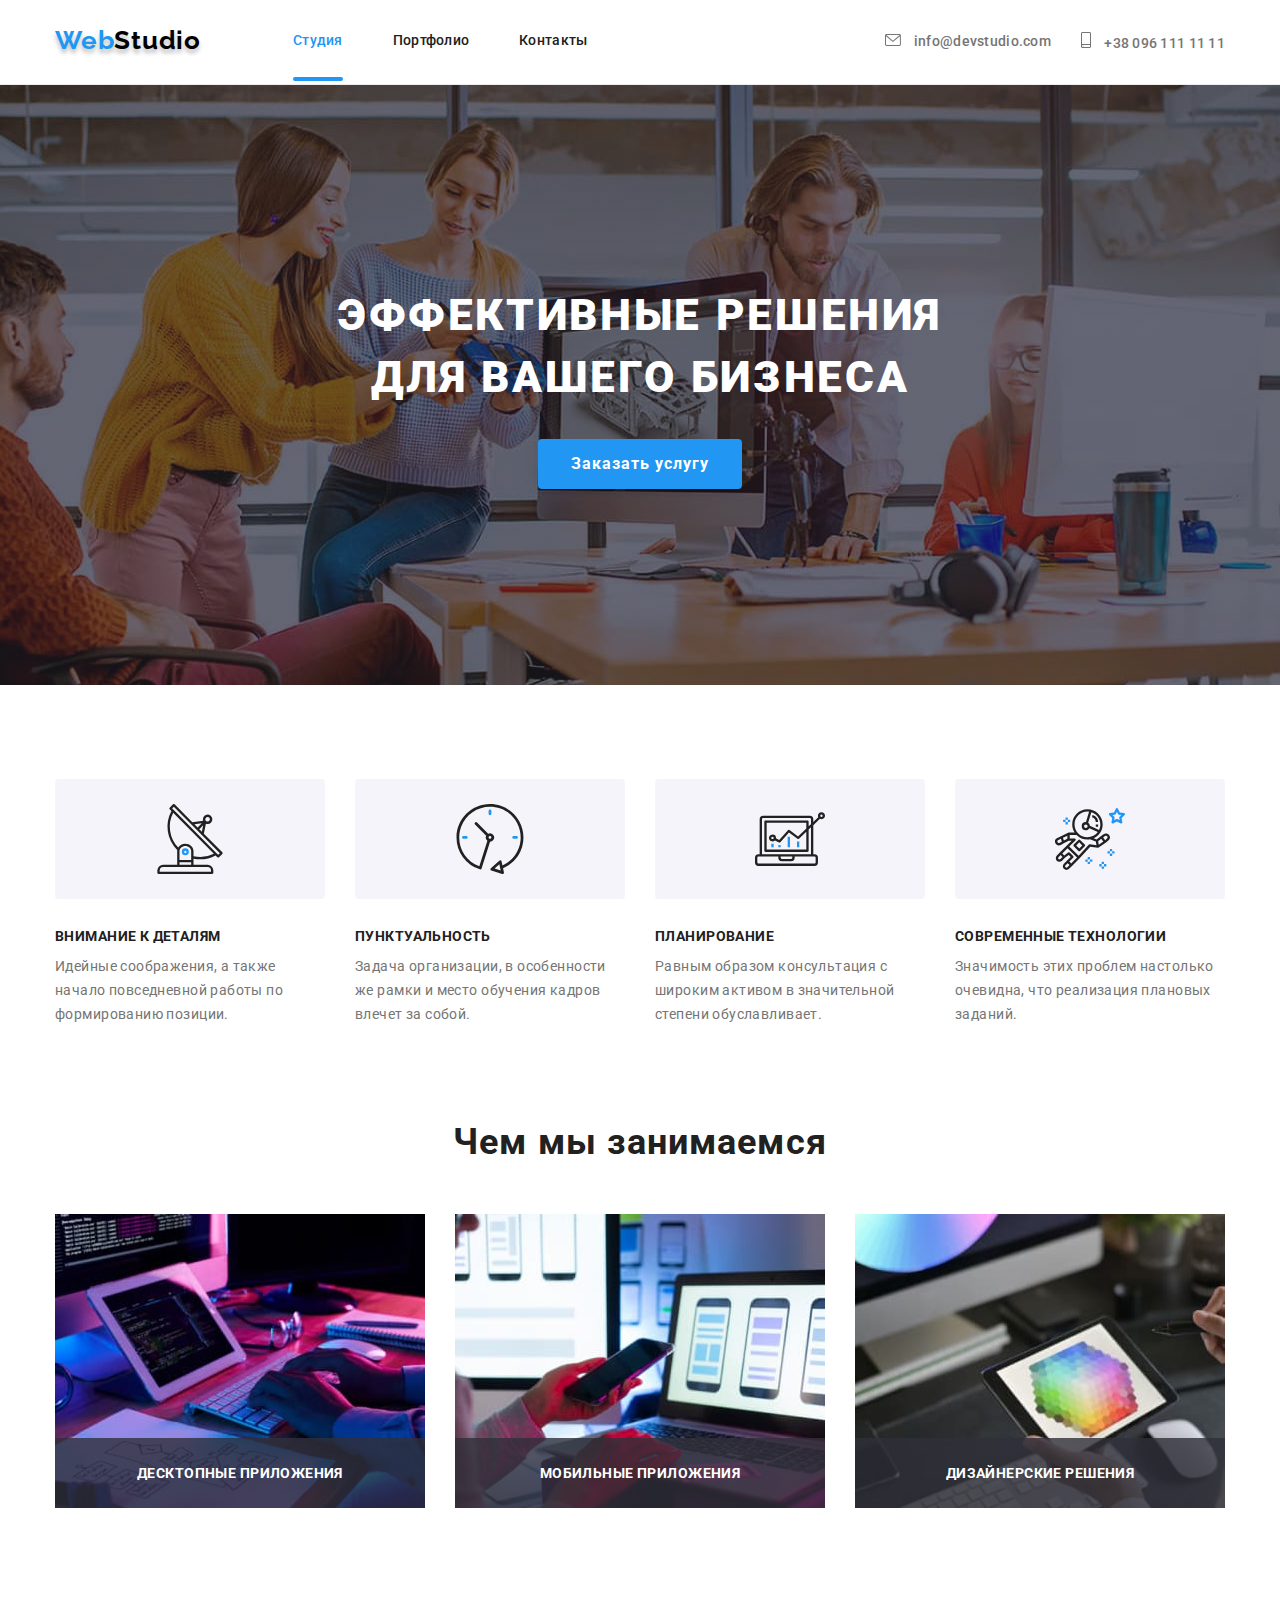
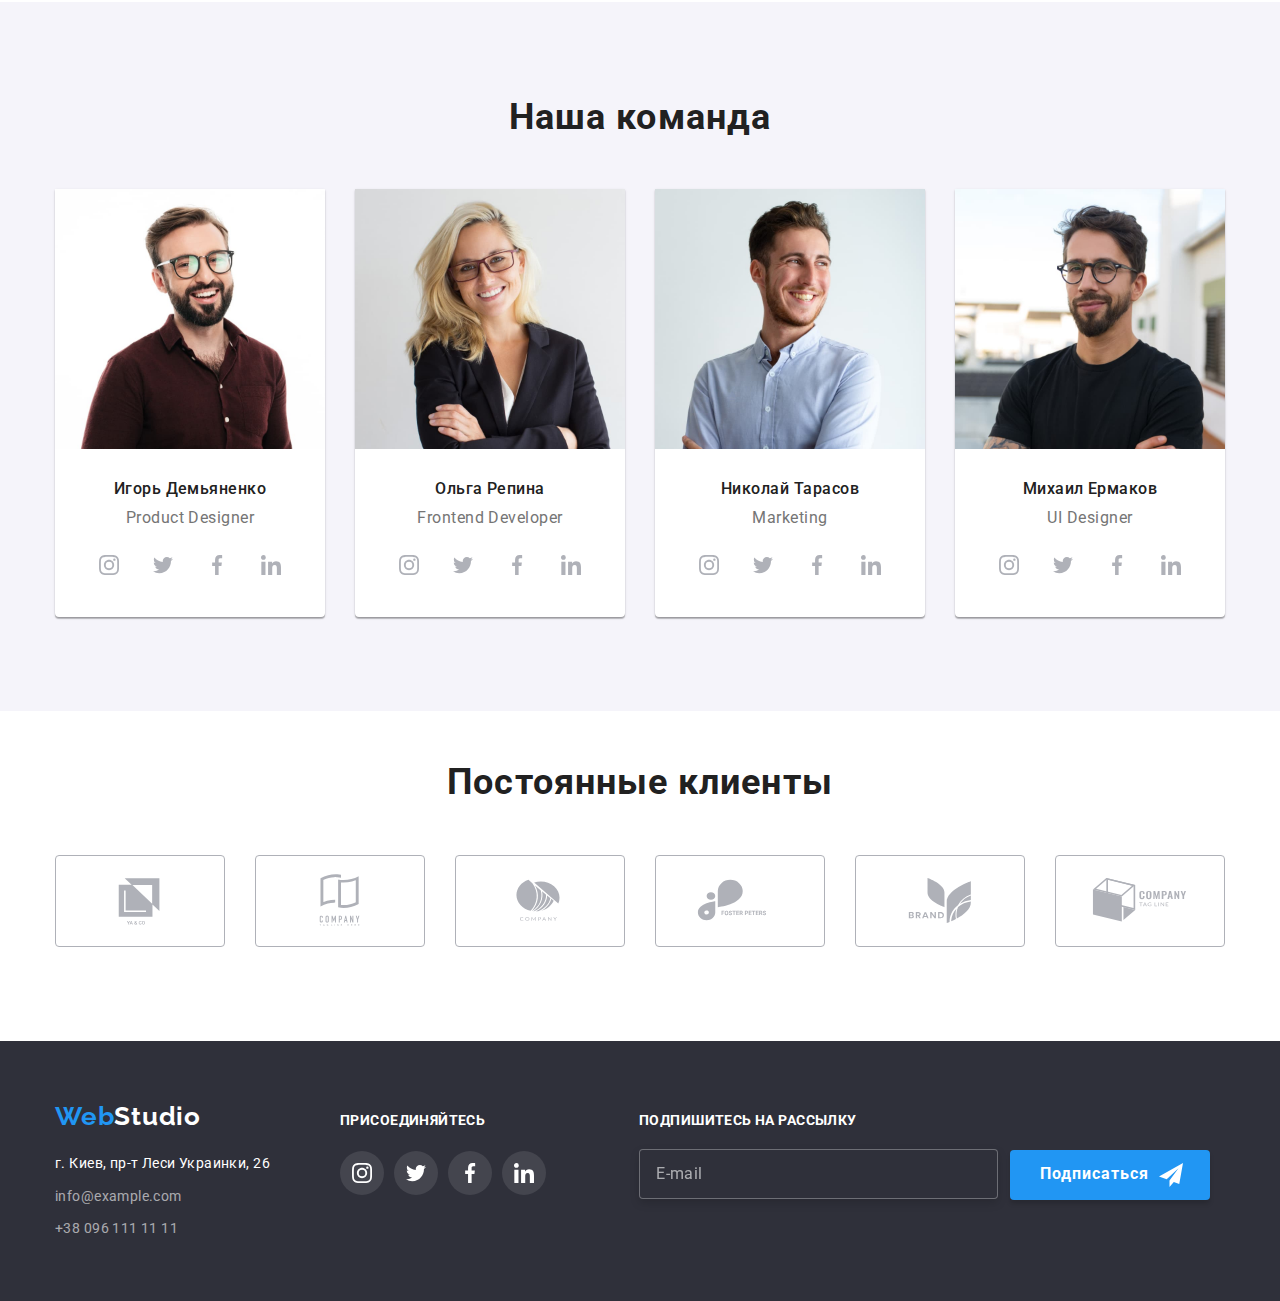
<file: index.html>
<!DOCTYPE html>
<html lang="ru">
<head>
    <meta charset="UTF-8">
    <meta http-equiv="X-UA-Compatible" content="IE=edge">
    <meta name="viewport" content="width=device-width, initial-scale=1.0">
    <title>Студия</title>
    <link href="https://fonts.googleapis.com/css2?family=Raleway:wght@700&family=Roboto:wght@400;500;700;900&display=swap"
        rel="stylesheet">
    <link rel="stylesheet" href="https://cdnjs.cloudflare.com/ajax/libs/modern-normalize/1.0.0/modern-normalize.min.css" />
    <link rel="stylesheet" href="./css/styles.css" />
</head>

<body class="page">
    <!-- Шапка сайта -->
    <header class="page-header"> 
        <div class="container main-nav">
            <nav class="group-nav">
                <a href="" class="logo-header">Web<span class="logo-header-secondary">Studio</span> </a>
                <ul class="site-nav">
                    <li class="site-nav-item"><a href="./index.html" class="link current">Студия</a></li>
                    <li class="site-nav-item"><a href="./portfolio.html" class="link">Портфолио</a></li>
                    <li class="site-nav-item"><a href="" class="link">Контакты</a></li>
                </ul>
            </nav> 
            <ul class="auth-nav">
                <li class="auth-nav-item"><a href="mailto:info@devstudio.com" class="link-mail"> 
                    <svg class="svg-nav mail" width="16" height="12">
                        <use href="./images/symbol-defs-2.svg#icon-envelope"></use>
                    </svg>
                        info@devstudio.com</a>
                </li>
                <li class="auth-nav-item"><a href="tel:+380961111111" class="link-tel">
                    <svg class="svg-nav tel" width="10" height="16">
                        <use href="./images/symbol-defs-2.svg#icon-smartphone"></use>
                    </svg>
                    +38 096 111 11 11</a>
                </li>
            </ul>
        </div>
    </header>

    <main>
    <!-- Герой -->
        <section class="hero">
                <h1 class="hero-title">Эффективные решения<br/> для вашего бизнеса</h1>
                <button type="button" cursor="pointer" class="button-hero" data-modal-open>Заказать услугу</button>
        </section>

    <!-- Преимущества -->
        <section class="section-feature">
            <div class="container">
                <h2 class="visually-hidden">Преимущества</h2>
                <ul class="feature-list">
                    <li class="feature-item">
                        <h3 class="feature-title">Внимание к деталям</h3>
                        <p class="feature-text">Идейные соображения, а также начало повседневной работы по формированию позиции.</p>
                    </li>
                    <li class="feature-item">
                        <h3 class="feature-title">Пунктуальность</h3>
                        <p class="feature-text">Задача организации, в особенности же рамки и место обучения кадров влечет за собой.</p>
                    </li>
                    <li class="feature-item">
                        <h3 class="feature-title">Планирование</h3>
                        <p class="feature-text">Равным образом консультация с широким активом в значительной степени обуславливает.</p>
                    </li>
                    <li class="feature-item">
                        <h3 class="feature-title">Современные технологии</h3>
                        <p class="feature-text">Значимость этих проблем настолько очевидна, что реализация плановых заданий.</p>
                    </li>
                </ul>
            </div>
        </section>

    <!-- Примеры работ -->
        <section class="section-work">
            <div class="container">
                <h2 class="section-title">Чем мы занимаемся</h2>
                <ul class="work-list">
                    <li class="work-item">
                        <img src="./images/verstka.jpg" alt="Верстка" width="370">
                        <p class ="work-text">Десктопные приложения</p>
                    </li>
                    <li class="work-item">     
                        <img src="./images/progr.jpg" alt="Программирование" width="370">
                        <p class="work-text">Мобильные приложения</p>
                    </li>
                    <li class="work-item">
                        <img src="./images/design.jpg" alt="Веб-дизайн" width="370">
                        <p class="work-text">Дизайнерские решения</p>
                    </li>
                </ul>
            </div>
        </section>

    <!-- Команда -->
        <section class="section section-team">
            <div class="container">
                <h2 class="section-title">Наша команда</h2>
                <ul class="team-list">
                    <li class="team-list-element">
                        <img src="./images/Igor.jpg" alt="Продакт-дизайнер" width="270">
                        <div class="team-name">
                            <h3 class="team-list-title">Игорь Демьяненко</h3>
                            <p class="team-list-item">Product Designer</p>
                            <ul class="social-list">
                                <li class="social-icons">
                                    <a href="" class="link-social">
                                    <svg class="link-icon" width="20" height="20">
                                    <use href="./images/symbol-defs-2.svg#icon-instagram-2"></use>
                                    </svg>
                                    </a>
                                </li>
                                <li class="social-icons">
                                    <a href="" class="link-social">
                                    <svg class="link-icon" width="20" height="20">
                                    <use href="./images/symbol-defs-2.svg#icon-twitter"></use>
                                    </svg>
                                    </a>
                                </li>
                                 <li class="social-icons">
                                    <a href="" class="link-social">
                                    <svg class="link-icon" width="20" height="20">
                                        <use href="./images/symbol-defs-2.svg#icon-facebook"></use>
                                    </svg>
                                    </a>
                                </li>
                                <li class="social-icons">
                                    <a href="" class="link-social">
                                    <svg class="link-icon" width="20" height="20">
                                        <use href="./images/symbol-defs-2.svg#icon-linkedin"></use>
                                    </svg>
                                    </a>
                                </li>
                            </ul>
                        </div>
                    </li>
                    <li class="team-list-element">
                        <img src="./images/Olha.jpg" alt="Программист" width="270">
                        <div class="team-name">
                            <h3 class="team-list-title">Ольга Репина</h3>
                            <p class="team-list-item">Frontend Developer</p>
                            <ul class="social-list">
                                <li class="social-icons">
                                    <a href="" class="link-social">
                                        <svg class="link-icon" width="20" height="20">
                                            <use href="./images/symbol-defs-2.svg#icon-instagram-2"></use>
                                        </svg>
                                    </a>
                                </li>
                                <li class="social-icons">
                                    <a href="" class="link-social">
                                        <svg class="link-icon" width="20" height="20">
                                            <use href="./images/symbol-defs-2.svg#icon-twitter"></use>
                                        </svg>
                                    </a>
                                </li>
                                <li class="social-icons">
                                    <a href="" class="link-social">
                                        <svg class="link-icon" width="20" height="20">
                                            <use href="./images/symbol-defs-2.svg#icon-facebook"></use>
                                        </svg>
                                    </a>
                                </li>
                                <li class="social-icons">
                                    <a href="" class="link-social">
                                        <svg class="link-icon" width="20" height="20">
                                            <use href="./images/symbol-defs-2.svg#icon-linkedin"></use>
                                        </svg>
                                    </a>
                                </li>
                            </ul>
                        </div>
                    </li>
                    <li class="team-list-element">
                        <img src="./images/Nikolai.jpg" alt="Маркетолог" width="270">
                        <div class="team-name">
                            <h3 class="team-list-title">Николай Тарасов</h3>
                            <p class="team-list-item">Marketing</p>
                            <ul class="social-list">
                                <li class="social-icons">
                                    <a href="" class="link-social">
                                        <svg class="link-icon" width="20" height="20">
                                            <use href="./images/symbol-defs-2.svg#icon-instagram-2"></use>
                                        </svg>
                                    </a>
                                </li>
                                <li class="social-icons">
                                    <a href="" class="link-social">
                                        <svg class="link-icon" width="20" height="20">
                                            <use href="./images/symbol-defs-2.svg#icon-twitter"></use>
                                        </svg>
                                    </a>
                                </li>
                                <li class="social-icons">
                                    <a href="" class="link-social">
                                        <svg class="link-icon" width="20" height="20">
                                            <use href="./images/symbol-defs-2.svg#icon-facebook"></use>
                                        </svg>
                                    </a>
                                </li>
                                <li class="social-icons">
                                    <a href="" class="link-social">
                                        <svg class="link-icon" width="20" height="20">
                                            <use href="./images/symbol-defs-2.svg#icon-linkedin"></use>
                                        </svg>
                                    </a>
                                </li>
                            </ul>
                        </div>
                 
                    </li>
                    <li class="team-list-element">
                        <img src="./images/Mihail.jpg" alt="Дизайнер" width="270">
                        <div class="team-name">
                            <h3 class="team-list-title">Михаил Ермаков</h3>
                            <p class="team-list-item">UI Designer</p>
                            <ul class="social-list">
                                <li class="social-icons">
                                    <a href="" class="link-social">
                                        <svg class="link-icon" width="20" height="20">
                                            <use href="./images/symbol-defs-2.svg#icon-instagram-2"></use>
                                        </svg>
                                    </a>
                                </li>
                                <li class="social-icons">
                                    <a href="" class="link-social">
                                        <svg class="link-icon" width="20" height="20">
                                            <use href="./images/symbol-defs-2.svg#icon-twitter"></use>
                                        </svg>
                                    </a>
                                </li>
                                <li class="social-icons">
                                    <a href="" class="link-social">
                                        <svg class="link-icon" width="20" height="20">
                                            <use href="./images/symbol-defs-2.svg#icon-facebook"></use>
                                        </svg>
                                    </a>
                                </li>
                                <li class="social-icons">
                                    <a href="" class="link-social">
                                        <svg class="link-icon" width="20" height="20">
                                            <use href="./images/symbol-defs-2.svg#icon-linkedin"></use>
                                        </svg>
                                    </a>
                                </li>
                            </ul>
                        </div>
                    </li>
                </ul>
            </div>
        </section>

        <!-- Клиенты  -->
        <section class="section section-сlients">
            <div class="container">
                <h2 class="section-title">Постоянные клиенты</h2>
                <ul class="clients-list">
                    <li class="client-list-element">
                        <a class="client-link" href="">
                        <svg class="client-logo" width="106" height="60">
                            <use href="./images/symbol-defs-2.svg#icon-logo-1"></use>
                        </svg>
                        </a>
                    </li>
                    <li class="client-list-element">
                        <a class="client-link" href="">
                            <svg class="client-logo" width="106" height="60">
                                <use href="./images/symbol-defs-2.svg#icon-logo-2"></use>
                            </svg>
                        </a>
                    </li>
                    <li class="client-list-element">
                        <a class="client-link" href="">
                            <svg class="client-logo" width="106" height="60">
                                <use href="./images/symbol-defs-2.svg#icon-logo-3"></use>
                            </svg>
                        </a>
                    </li>
                    <li class="client-list-element">
                        <a class="client-link" href="">
                            <svg class="client-logo" width="106" height="60">
                                <use href="./images/symbol-defs-2.svg#icon-logo-4"></use>
                            </svg>
                        </a>
                    </li>
                    <li class="client-list-element">
                        <a class="client-link" href="">
                            <svg class="client-logo" width="106" height="60">
                                <use href="./images/symbol-defs-2.svg#icon-logo-5"></use>
                            </svg>
                        </a>
                    </li>
                    <li class="client-list-element">
                        <a class="client-link" href="">
                            <svg class="client-logo" width="106" height="60">
                                <use href="./images/symbol-defs-2.svg#icon-logo-6"></use>
                            </svg>
                        </a>
                    </li>
                </ul>       
            </div>
        </section>
    </main>

    <!-- Футер -->
    <footer class="page-footer">
        <div class="container footer-group">
            <div class="contacts-main">
            <a href="" class="logo-footer">Web<span class="logo-footer-secondary">Studio</span> </a>
            <address class="contact">
                <ul class="contact-list">
                    <li><a href="https://bit.ly/3pXMvUd" target="_blank" rel="noopener noreferrer" class="address-link">г. Киев, пр-т
                    Леси Украинки, 26</a> </li>
                    <li><a class="mail-link" href="mailto:info@example.com">info@example.com</a> </li>
                    <li><a class="tel-link" href="tel:+380961111111">+38 096 111 11 11</a> </li>
                </ul>
            </address>
            </div>
       
        <div class="contacts-links">
            <h3 class="join-title">присоединяйтесь</h3>
            <ul class="social-list-footer">
                <li class="social-icons-footer">
                    <a class="footer-social-link" href="">
                        <svg class="icon-footer" width="20" height="20">
                            <use href="./images/symbol-defs-2.svg#icon-instagram-2"></use>
                        </svg>
                    </a>
                </li>
                <li class="social-icons-footer">
                    <a class="footer-social-link" href="">
                        <svg class="icon-footer" width="20" height="20">
                            <use href="./images/symbol-defs-2.svg#icon-twitter"></use>
                        </svg>
                    </a>
                </li>
                <li class="social-icons-footer">
                    <a class="footer-social-link" href="">
                        <svg class="icon-footer" width="20" height="20">
                            <use href="./images/symbol-defs-2.svg#icon-facebook"></use>
                        </svg>
                    </a>
                </li>
                <li class="social-icons-footer">
                    <a class="footer-social-link" href="">
                        <svg class="icon-footer" width="20" height="20">
                            <use href="./images/symbol-defs-2.svg#icon-linkedin"></use>
                        </svg>
                    </a>
                </li>
            </ul>
        </div>

        <div class="online-group">
        <p class="online-text">Подпишитесь на рассылку</p>

        <form class="online-form">
            <div class="online-field">
                <input 
                type="text" 
                class="online-mail" 
                name="online-mail"
                id="online-mail"
                required
                placeholder="E-mail">
            <label for="online-mail" class="online-label"></label>
            </div>

            <div class="input-button">
                <button type="submit" class="input-btn">Подписаться
                <svg class="input-icon-btn" width="24" height="24">
                    <use href="./images/symbol-defs-2.svg#icon-send"></use>
                </svg>
                </button>
            </div>
        </form>
        </div>

        </div>
    </footer>

    <div class="backdrop is-hidden" data-modal>
        <div class="modal">
            <button type="button" class="modal-close-btn" data-modal-close>
            <svg class="modal-icon" width="30" height="30">
            <use href="./images/symbol-defs-2.svg#icon-close-black"></use>
            </svg>
            </button>
            
            <p class="modal-title">Оставьте свои данные, мы вам перезвоним</p>

            <form class="modal-form">
                <div class="modal-field">
                <label class="modal-lable" for="user-name">Имя</label>
                <div class="modal-input-wrap">
                <input
                type="text" 
                class="modal-input" 
                name="user-name" 
                id="user-name" 
                required
                placeholder="">

                <svg class="input-icon" width="18" height="18">
                    <use href="./images/symbol-defs-2.svg#icon-person"></use>
                </svg>
                </div>
                </div>

                <div class="modal-field">
                <label class="modal-lable" for="tel">Телефон</label>
                <div class="modal-input-wrap">
                <input 
                type="tel" 
                class="modal-input" 
                name="user-tel" 
                id="tel" 
                required
                placeholder=""
                pattern="[\+]\d{3}\s[\(]\d{2}[\)]\s\d{3}[\-]\d{2}[\-]\d{2}"
                title=""
                value="">
                <svg class="input-icon" width="18" height="18">
                    <use href="./images/symbol-defs-2.svg#icon-phone"></use>
                </svg>
                
                </div>
                </div>

                <div class="modal-field">
                <label class="modal-lable" for="mail">Почта</label>
                <div class="modal-input-wrap">
                <input 
                type="email" 
                class="modal-input" 
                name="user-mail" 
                id="mail"
                required 
                placeholder="">
                <svg class="input-icon" width="18" height="18">
                    <use href="./images/symbol-defs-2.svg#icon-email"></use>
                </svg>
                </div>
                </div>
                
                <div class="modal-field">
                <label class="modal-lable" for="comments">Комментарии</label>
                <div class="modal-input-wrap">
                <textarea
                class="modal-text"
                name="comments"
                rows="5"
                placeholder="Введите текст"></textarea>
                </div>
                </div>

                <div class="modal-field">
                <input 
                type="checkbox"
                class="input-check visually-hidden" 
                id="input-check" 
                name="policy" 
                value="policy">
                <label for="input-check" class="check-text">
                <span>
                    <svg class="check-icon" width="11" height="8">
                        <use href="./images/symbol-defs-2.svg#icon-check"></use>
                    </svg>
                </span>
                Соглашаюсь с рассылкой и принимаю&nbsp;
                <a class="checkbox-policy" href="">Условия договора</a>
                </label>
                </div>
                
                <button type="submit" class="modal-button" cursor="pointer">Отправить</button>

            </form>
        </div>

    </div>

    <script src="./js/modal.js"></script>

</body>
</html>
</file>
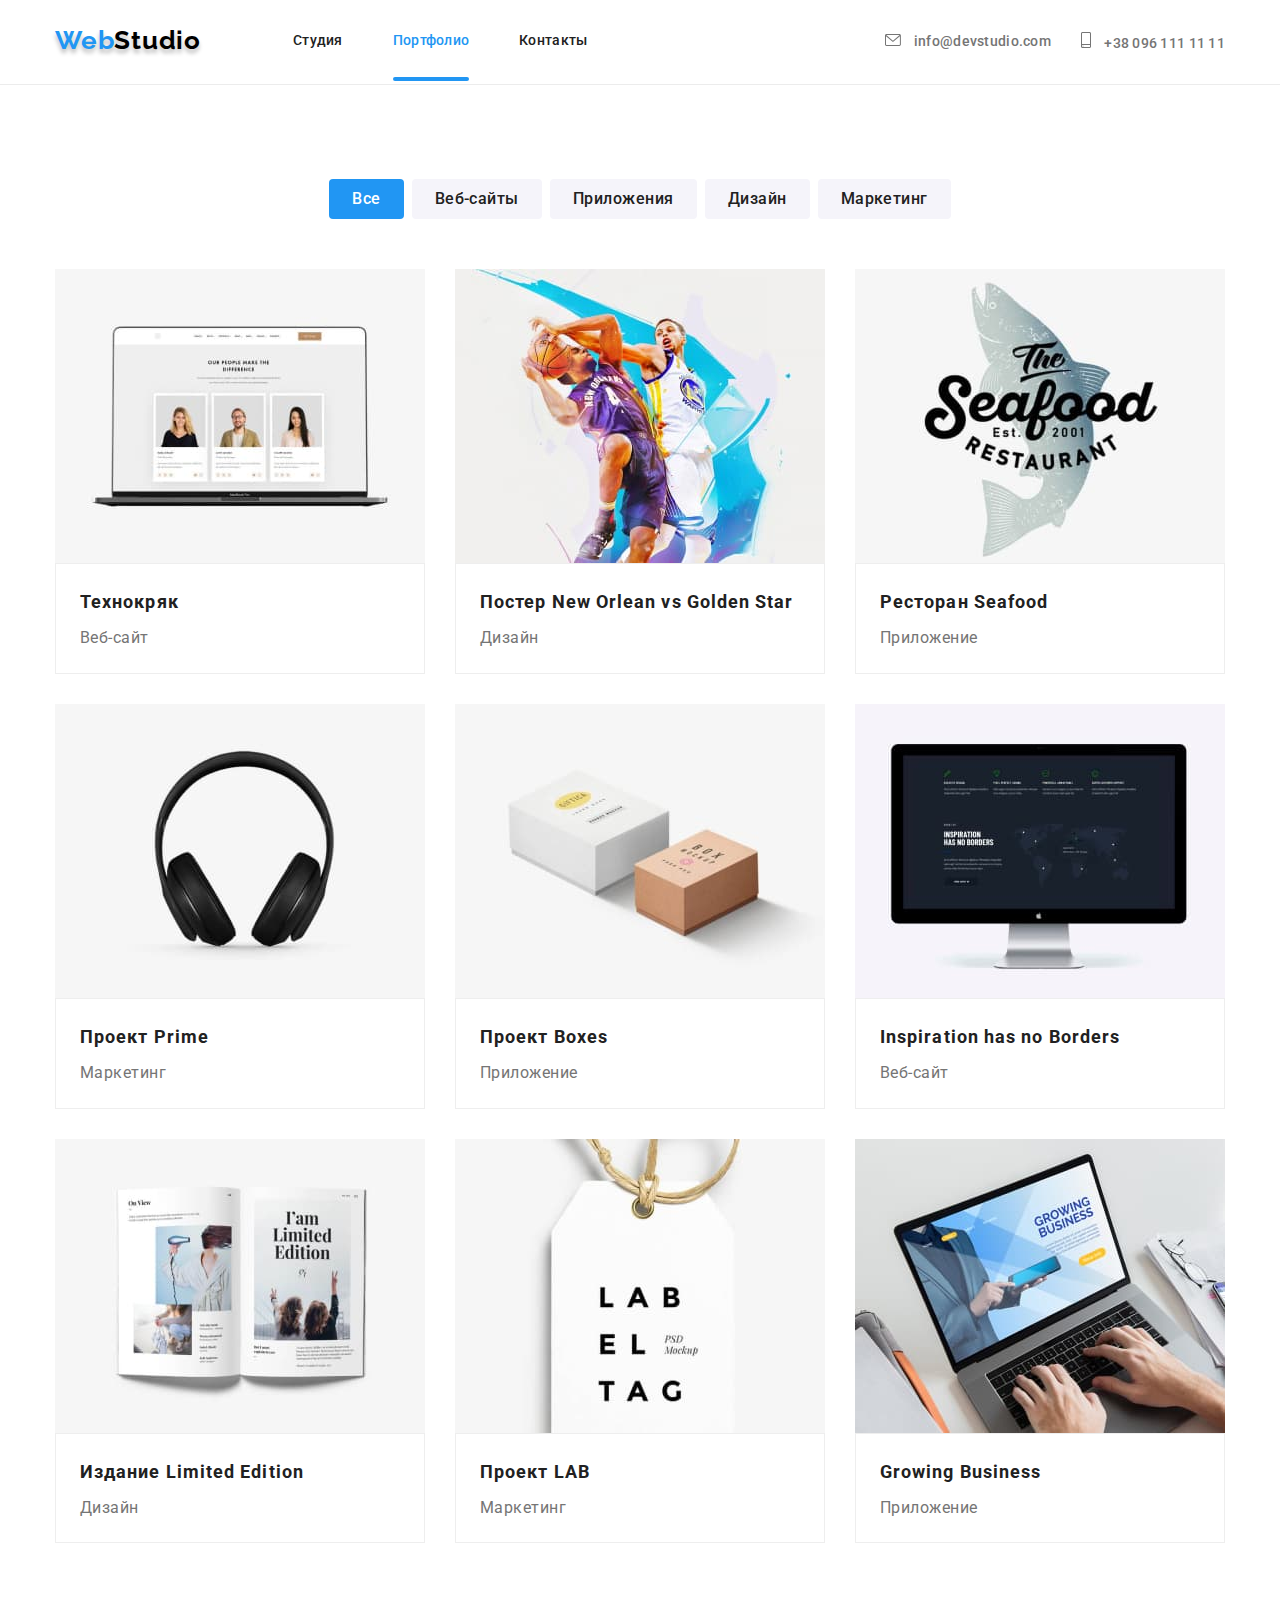
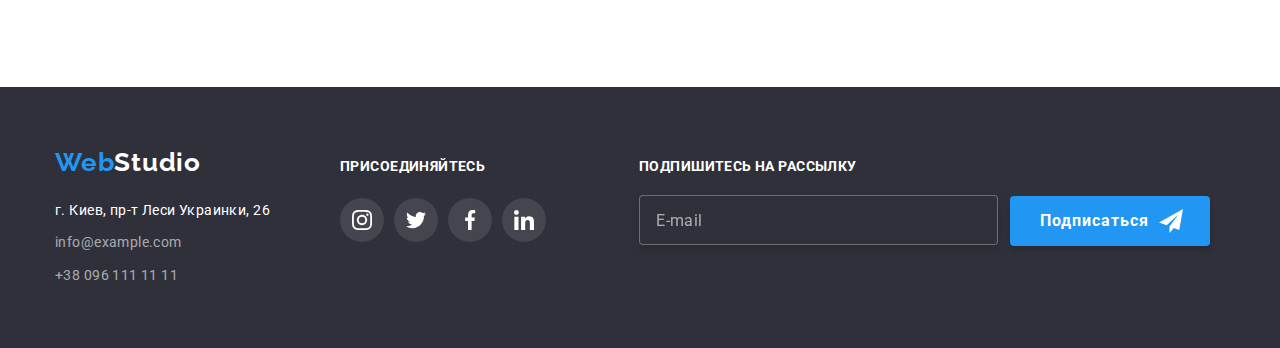
<file: portfolio.html>
<!DOCTYPE html>
<html lang="ru">

<head>
    <meta charset="UTF-8">
    <meta http-equiv="X-UA-Compatible" content="IE=edge">
    <meta name="viewport" content="width=device-width, initial-scale=1.0">
    <title>Студия</title>
    <link href="https://fonts.googleapis.com/css2?family=Raleway:wght@700&family=Roboto:wght@400;500;700;900&display=swap"
        rel="stylesheet">
    <link rel="stylesheet" href="https://cdnjs.cloudflare.com/ajax/libs/modern-normalize/1.0.0/modern-normalize.min.css" />
    <link rel="stylesheet" href="./css/styles.css" />
</head>

<body class="page">
    <!-- Шапка сайта -->
    <header class="page-header">
        <div class="container main-nav">
            <nav class="group-nav">
                <a href="" class="logo-header">Web<span class="logo-header-secondary">Studio</span> </a>
                <ul class="site-nav">
                    <li class="site-nav-item"><a href="./index.html" class="link">Студия</a></li>
                    <li class="site-nav-item"><a href="./portfolio.html" class="link current">Портфолио</a></li>
                    <li class="site-nav-item"><a href="" class="link">Контакты</a></li>
                </ul>
            </nav>
            <ul class="auth-nav">
                <li class="auth-nav-item"><a href="mailto:info@devstudio.com" class="link-mail">
                        <svg class="svg-nav mail" width="16" height="12">
                            <use href="./images/symbol-defs-2.svg#icon-envelope"></use>
                        </svg>
                        info@devstudio.com</a>
                </li>
                <li class="auth-nav-item"><a href="tel:+380961111111" class="link-tel">
                        <svg class="svg-nav tel" width="10" height="16">
                            <use href="./images/symbol-defs-2.svg#icon-smartphone"></use>
                        </svg>
                        +38 096 111 11 11</a>
                </li>
            </ul>
        </div>
    </header>

    <main>
        <!-- Секция портфолио -->

        <section class="portfolio-section">
            <div class="container">
            <!-- Список кнопок-фильтров -->
                <ul class="portfolio-filters-list">
                    <li class="button-filter-group">
                        <button type="button" cursor="pointer" class="button-filter current">Все</button>
                    </li>
                    <li class="button-filter-group">
                        <button type="button" cursor="pointer" class="button-filter">Веб-сайты</button>
                    </li>
                    <li class="button-filter-group">
                        <button type="button" cursor="pointer" class="button-filter">Приложения</button>
                    </li>
                    <li class="button-filter-group">
                        <button type="button" cursor="pointer" class="button-filter">Дизайн</button>
                    </li>
                    <li class="button-filter-group">
                        <button type="button" cursor="pointer" class="button-filter">Маркетинг</button>
                    </li>
                </ul>

                <!-- Список проектов -->

                <ul class="portfolio-projects-list">

                    <li class="project-element">
                        <a href="" class="link-projects">
                        <div class="portfolio-overlay">
                            <img src="./images/tehnokryak.jpg" alt="Веб-сайт" width="370">
                            <p class="text-overlay">Ресурс предлагает комплексные предложения с разным уровнем функционала и сервисов. Все это позволит посетителю получить
                            исчерпывающие сведения о компании или частном лице.</p>
                        </div>
                        <div class="project-group">
                            <h3 class="project-title">Технокряк</h3>
                            <p class="project-item">Веб-сайт</p>
                        </div>
                        </a>
                    </li>

                    <li class="project-element">
                        <a href="" class="link-projects">
                            <div class="portfolio-overlay">
                            <img src="./images/new-orlean.jpg" alt="Постер" width="370">
                            <p class="text-overlay">Ресурс предлагает комплексные предложения с разным уровнем функционала и сервисов. Все это
                                позволит посетителю получить
                                исчерпывающие сведения о компании или частном лице.</p>
                            </div>
                            <div class="project-group">
                                <h3 class="project-title">Постер New Orlean vs Golden Star</h3>
                                <p class="project-item">Дизайн</p>
                        </div>
                        </a>
                    </li>

                    <li class="project-element">
                        <a href="" class="link-projects">
                            <div class="portfolio-overlay">
                            <img src="./images/restr.jpg" alt="Ресторан" width="370">
                            <p class="text-overlay">Ресурс предлагает комплексные предложения с разным уровнем функционала и сервисов. Все это
                                позволит посетителю получить
                                исчерпывающие сведения о компании или частном лице.</p>
                            </div>
                            <div class="project-group">
                            <h3 class="project-title">Ресторан Seafood</h3>
                             <p class="project-item">Приложение</p>
                            </div>
                        </a>
                    </li>

                    <li class="project-element">
                        <a href="" class="link-projects">
                            <div class="portfolio-overlay">
                            <img src="./images/prime.jpg" alt="Проект 1" width="370">
                            <p class="text-overlay">Ресурс предлагает комплексные предложения с разным уровнем функционала и сервисов. Все это
                                позволит посетителю получить
                                исчерпывающие сведения о компании или частном лице.</p>
                            </div>
                            <div class="project-group">
                                <h3 class="project-title">Проект Prime</h3>
                                <p class="project-item">Маркетинг</p>
                            </div>
                        </a>
                    </li>
                    
                    <li class="project-element">
                        <a href="" class="link-projects">
                            <div class="portfolio-overlay">
                            <img src="./images/boxes.jpg" alt="Проект 2" width="370">
                            <p class="text-overlay">Ресурс предлагает комплексные предложения с разным уровнем функционала и сервисов. Все это
                                позволит посетителю получить
                                исчерпывающие сведения о компании или частном лице.</p>
                            </div>
                            <div class="project-group">
                                <h3 class="project-title">Проект Boxes</h3>
                                <p class="project-item">Приложение</p>
                            </div>
                        </a>
                    </li>
                    
                    <li class="project-element">
                        <a href="" class="link-projects">
                            <div class="portfolio-overlay">
                            <img src="./images/inspiration.jpg" alt="Веб-сайт" width="370">
                            <p class="text-overlay">Ресурс предлагает комплексные предложения с разным уровнем функционала и сервисов. Все это
                                позволит посетителю получить
                                исчерпывающие сведения о компании или частном лице.</p>
                            </div>
                            <div class="project-group">
                                <h3 class="project-title">Inspiration has no Borders</h3>
                                <p class="project-item">Веб-сайт</p>
                            </div>
                        </a>
                    </li>
                   
                    <li class="project-element">
                        <a href="" class="link-projects">
                            <div class="portfolio-overlay">
                            <img src="./images/edition.jpg" alt="Издание" width="370">
                            <p class="text-overlay">Ресурс предлагает комплексные предложения с разным уровнем функционала и сервисов. Все это
                                позволит посетителю получить
                                исчерпывающие сведения о компании или частном лице.</p>
                            </div>
                            <div class="project-group">
                                <h3 class="project-title">Издание Limited Edition</h3>
                                <p class="project-item">Дизайн</p>
                            </div>
                        </a>
                    </li>

                    <li class="project-element">
                        <a href="" class="link-projects">
                            <div class="portfolio-overlay">
                            <img src="./images/lab.jpg" alt="Проект 3" width="370">
                            <p class="text-overlay">Ресурс предлагает комплексные предложения с разным уровнем функционала и сервисов. Все это
                                позволит посетителю получить
                                исчерпывающие сведения о компании или частном лице.</p>
                            </div>
                            <div class="project-group">
                                <h3 class="project-title">Проект LAB</h3>
                                <p class="project-item">Маркетинг</p>
                            </div>
                        </a>
                    </li>
                    
                    <li class="project-element">
                        <a href="" class="link-projects">
                        <div class="portfolio-overlay">
                            <img src="./images/busines.jpg" alt="Приложение" width="370">
                            <p class="text-overlay">Ресурс предлагает комплексные предложения с разным уровнем функционала и сервисов. Все это
                                позволит посетителю получить
                                исчерпывающие сведения о компании или частном лице.</p>
                            </div>
                            <div class="project-group">
                                <h3 class="project-title">Growing Business</h3>
                                <p class="project-item">Приложение</p>
                            </div>
                        </a>
                    </li>
                    
                </ul>
            </div>
        </section>
    </main>

    <!-- Футер -->
    <footer class="page-footer">
        <div class="container footer-group">
            <div class="contacts-main">
                <a href="" class="logo-footer">Web<span class="logo-footer-secondary">Studio</span> </a>
                <address class="contact">
                    <ul class="contact-list">
                        <li><a href="https://bit.ly/3pXMvUd" target="_blank" rel="noopener noreferrer"
                                class="address-link">г. Киев, пр-т
                                Леси Украинки, 26</a> </li>
                        <li><a class="mail-link" href="mailto:info@example.com">info@example.com</a> </li>
                        <li><a class="tel-link" href="tel:+380961111111">+38 096 111 11 11</a> </li>
                    </ul>
                </address>
            </div>
    
            <div class="contacts-links">
                <h3 class="join-title">присоединяйтесь</h3>
                <ul class="social-list-footer">
                    <li class="social-icons-footer">
                        <a class="footer-social-link" href="">
                            <svg class="icon-footer" width="20" height="20">
                                <use href="./images/symbol-defs-2.svg#icon-instagram-2"></use>
                            </svg>
                        </a>
                    </li>
                    <li class="social-icons-footer">
                        <a class="footer-social-link" href="">
                            <svg class="icon-footer" width="20" height="20">
                                <use href="./images/symbol-defs-2.svg#icon-twitter"></use>
                            </svg>
                        </a>
                    </li>
                    <li class="social-icons-footer">
                        <a class="footer-social-link" href="">
                            <svg class="icon-footer" width="20" height="20">
                                <use href="./images/symbol-defs-2.svg#icon-facebook"></use>
                            </svg>
                        </a>
                    </li>
                    <li class="social-icons-footer">
                        <a class="footer-social-link" href="">
                            <svg class="icon-footer" width="20" height="20">
                                <use href="./images/symbol-defs-2.svg#icon-linkedin"></use>
                            </svg>
                        </a>
                    </li>
                </ul>
            </div>

            <div class="online-group">
                <p class="online-text">Подпишитесь на рассылку</p>
            
                <form class="online-form">
                    <div class="online-field">
                        <input type="text" class="online-mail" name="online-mail" id="online-mail" required placeholder="E-mail">
                        <label for="online-mail" class="online-label"></label>
                    </div>
            
                    <div class="input-button">
                        <button type="submit" class="input-btn">Подписаться
                            <svg class="input-icon-btn" width="24" height="24">
                                <use href="./images/symbol-defs-2.svg#icon-send"></use>
                            </svg>
                        </button>
                    </div>
                </form>
            </div>
            
        </div>
    </footer>
</body>

</html>
</file>
<file: css/styles.css>
:root {
  --primary-text-color: #757575;
  --title-text-color: #212121;
  --accent-text-color: #2196f3;
  --secondary-text-color: #ffffff;
  --primary-background-color: #2f303a;
  --secondary-background-color: #f5f4fa;
  --timing-function: cubic-bezier(0.4, 0, 0.2, 1);
}

body {
  color: var(--primary-text-color);
  font-family: 'Roboto', Raleway, sans-serif;
  margin: 0;
}

p,
h1,
h2,
h3 {
  margin: 0;
}

ul {
  padding-left: 0;
  list-style: none;
  margin: 0;
}

button {
  cursor: pointer;
  border: 1px solid transparent;
}

img {
  display: block;
}

.container {
  width: 1200px;
  padding-left: 15px;
  padding-right: 15px;
  margin-left: auto;
  margin-right: auto;
}

/* Header */

.page-header {
  background-color: var(--secondary-text-color);
  border-bottom: 1px solid #ececec;
}

.main-nav {
  display: flex;
  text-align: center;
}

.group-nav {
  display: flex;
  text-align: center;
}

.logo-header {
  color: var(--accent-text-color);
  font-family: 'Raleway';
  font-weight: 700;
  font-size: 26px;
  line-height: 1.2;
  letter-spacing: 0.03em;
  text-shadow: 0px 4px 4px rgba(0, 0, 0, 0.25);
  text-decoration: none;
  margin-right: 93px;
  margin-top: 25px;
  margin-bottom: 25px;
  margin-left: 0px;
  width: 145px;
}

.logo-header-secondary {
  color: #000000;
}

/* Site-nav */

.site-nav {
  display: flex;
}

.site-nav-item:not(:last-child) {
  margin-right: 50px;
}

.site-nav .link {
  display: block;
  padding-top: 32px;
  padding-bottom: 32px;
  color: var(--title-text-color);
  text-decoration: none;
  font-weight: 500;
  font-size: 14px;
  line-height: 1.2;
  letter-spacing: 0.02em;
  position: relative;
  transition: color 250ms var(--timing-function), fill 250ms var(--timing-function);
}

.site-nav .link.link.current::after {
  content: '';
  display: block;
  width: 100%;
  height: 4px;
  background-color: var(--accent-text-color);
  border-radius: 2px;
  position: absolute;
  left: 0;
  bottom: 0;
}

.site-nav .link:hover,
.site-nav .link:focus {
  color: var(--accent-text-color);
}

.site-nav .link.current {
  color: var(--accent-text-color);
  display: block;
}

/* Auth-nav */

.auth-nav {
  display: flex;
  margin-left: auto;
  padding-top: 32px;
  padding-bottom: 32px;
  text-align: center;
}

.auth-nav-item + .auth-nav-item {
  margin-left: 30px;
  text-align: center;
}

.auth-nav .link-mail {
  color: var(--primary-text-color);
  text-decoration: none;
  font-weight: 500;
  font-size: 14px;
  line-height: 1.14;
  letter-spacing: 0.02em;
  width: 135px;
  transition: color 250ms var(--timing-function), fill 250ms var(--timing-function);
}

.auth-nav .link-tel {
  color: var(--primary-text-color);
  text-decoration: none;
  font-weight: 500;
  font-size: 14px;
  line-height: 1.14;
  letter-spacing: 0.02em;
  margin-right: 0px;
  width: 122px;
  transition: color 250ms var(--timing-function), fill 250ms var(--timing-function);
}

.link-tel:hover,
.link-mail:hover,
.link-mail:focus,
.link-tel:focus {
  color: var(--accent-text-color);
}

.mail {
  fill: var(--primary-text-color);
  display: inline-block;
  margin-right: 10px;
  transition: color 250ms var(--timing-function), fill 250ms var(--timing-function);
}

.tel {
  fill: var(--primary-text-color);
  display: inline-block;
  margin-right: 10px;
  transition: color 250ms var(--timing-function), fill 250ms var(--timing-function);
}

.link-mail:hover .mail,
.link-mail:focus .mail {
  fill: var(--accent-text-color);
}

.link-tel:hover .tel,
.link-tel:focus .tel {
  fill: var(--accent-text-color);
}

/* Hero */
.hero-title {
  margin-top: 0px;
  margin-bottom: 30px;
  color: var(--secondary-text-color);
  font-weight: 900;
  font-size: 44px;
  line-height: 1.4;
  text-align: center;
  letter-spacing: 0.06em;
  text-transform: uppercase;
}

.hero {
  max-width: 1600px;
  height: 600px;
  background-color: #c4c4c4;
  padding: 200px 0px 200px 0px;
  margin-left: auto;
  margin-right: auto;
  text-align: center;
  background-image: linear-gradient(rgba(47, 48, 58, 0.4), rgba(47, 48, 58, 0.4)),
    url(../images/hero-img.jpg);
  background-repeat: no-repeat;
  background-position: center;
  background-size: cover;
}

/* Button */
.button-hero {
  display: flex;
  padding: 10px 32px;
  margin: 0 auto;
  align-items: center;
  box-shadow: 0px 4px 4px rgba(0, 0, 0, 0.15);
  border: 1px solid transparent;
  border-radius: 4px;
  text-align: center;
  letter-spacing: 0.06em;
  color: var(--secondary-text-color);
  background-color: var(--accent-text-color);
  font-family: inherit;
  font-weight: 700;
  font-size: 16px;
  line-height: 1.8;
  transition: color 250ms var(--timing-function), fill 250ms var(--timing-function);
}

.button:hover,
.button:focus {
  background-color: #188ce8;
  color: var(--secondary-text-color);
}

/* Section */

.section-feature {
  padding-top: 94px;
}

.section-work {
  padding-top: 94px;
  padding-bottom: 94px;
}

.section-team {
  padding-top: 94px;
  padding-bottom: 94px;
}

.section-title {
  margin-top: 0px;
  color: var(--title-text-color);
  font-weight: 700;
  font-size: 36px;
  line-height: 1.2;
  text-align: center;
  letter-spacing: 0.03em;
}

/* Features */
.feature-list {
  display: flex;
}

.feature-title {
  color: var(--title-text-color);
  font-weight: 700;
  font-size: 14px;
  line-height: 1.14;
  letter-spacing: 0.03em;
  text-transform: uppercase;
  margin-bottom: 10px;
}

.feature-item {
  width: 270px;
}

.feature-item::before {
  display: block;
  content: '';
  height: 120px;
  background-size: contain;
  background-repeat: no-repeat;
  background-position: center;
  background-color: #f5f4fa;
  margin-bottom: 30px;
  border-radius: 4px;
}

.feature-item:nth-child(1)::before {
  background-image: url(../images/antenna.svg);
  background-size: 70px 70px;
}

.feature-item:nth-child(2)::before {
  background-image: url(../images/clock.svg);
  background-size: 70px 70px;
}

.feature-item:nth-child(3)::before {
  background-image: url(../images/diagram.svg);
  background-size: 70px 70px;
}

.feature-item:nth-child(4)::before {
  background-image: url(../images/astronaut.svg);
  background-size: 70px 70px;
}

.feature-item:not(:last-child) {
  margin-right: 30px;
}

.visually-hidden {
  position: absolute;
  white-space: nowrap;
  width: 1px;
  height: 1px;
  overflow: hidden;
  border: 0;
  padding: 0;
  clip: rect(0 0 0 0);
  clip-path: inset(50%);
  margin: -1px;
}

.feature-text {
  color: var(--primary-text-color);
  font-weight: 400;
  font-size: 14px;
  line-height: 1.7;
  letter-spacing: 0.03em;
  width: 270px;
}

/* Examples of work */

.section-title {
  margin-bottom: 50px;
}

.work-list {
  display: flex;
}

.work-item {
  width: 370px;
  position: relative;
}

.work-item + .work-item {
  margin-left: 30px;
}

.work-text {
  position: absolute;
  display: flex;
  width: 100%;
  min-height: 70px;
  padding: 27px;
  font-weight: 700;
  font-size: 14px;
  line-height: 1.14x;
  text-align: center;
  justify-content: center;
  letter-spacing: 0.03em;
  text-transform: uppercase;
  color: var(--secondary-text-color);
  background: rgba(47, 48, 58, 0.8);
  left: 0;
  bottom: 0;
}

/* Team */

.section-title {
  margin-bottom: 50px;
}

.section-team {
  background-color: var(--secondary-background-color);
}

.team-list {
  display: flex;
}

.team-list-element {
  width: 270px;
  background: #ffffff;
  box-shadow: 0px 1px 3px rgba(0, 0, 0, 0.12), 0px 1px 1px rgba(0, 0, 0, 0.14),
    0px 2px 1px rgba(0, 0, 0, 0.2);
  border-radius: 0px 0px 4px 4px;
}

.team-list-element + .team-list-element {
  margin-left: 30px;
}

.team-list-title {
  color: var(--title-text-color);
  font-weight: 500;
  font-size: 16px;
  line-height: 1.2;
  text-align: center;
  letter-spacing: 0.03em;
  margin-bottom: 10px;
}

.team-list-item {
  color: var(--primary-text-color);
  font-weight: 400;
  font-size: 16px;
  line-height: 1.2;
  text-align: center;
  letter-spacing: 0.03em;
}

.team-name {
  padding-top: 30px;
  padding-bottom: 30px;
  border-radius: 0px 0px 4px 4px;
}

.social-list {
  display: flex;
  padding-top: 16px;
}

.link-social {
  display: flex;
  width: 44px;
  height: 44px;
  color: #afb1b8;
  border: none;
  border-radius: 50%;
  align-items: center;
  justify-content: center;
  background-color: #ffffff;
  transition: background-color 250ms, color 250ms var(--timing-function),
    fill 250ms var(--timing-function);
}

.link-icon {
  fill: currentColor;
  align-items: center;
  justify-content: center;
}

.social-icons + .social-icons {
  margin-left: 10px;
}

.social-icons:first-child {
  margin-left: 32px;
}

.social-icons:last-child {
  margin-right: 32px;
}

.link-social:hover,
.link-social:focus {
  color: #ffffff;
  background-color: #2196f3;
  text-align: center;
  justify-content: center;
}

/* Section-сlients */

.section-сlients {
  padding-top: 50px;
  padding-bottom: 94px;
}

.clients-list {
  display: flex;
}

.client-list-element + .client-list-element {
  margin-left: 30px;
}

.client-link {
  width: 170px;
  height: 92px;
  border: 1px solid #afb1b8;
  box-sizing: border-box;
  border-radius: 4px;
  display: flex;
  justify-content: center;
  align-items: center;
  fill: #afb1b8;
  transition: color 250ms var(--timing-function), fill 250ms var(--timing-function);
}

.client-link:hover,
.client-link:focus {
  fill: #2196f3;
  border: 1px solid #2196f3;
}

/* Footer */
.page-footer {
  display: flex;
  background-color: var(--primary-background-color);
  padding-top: 60px;
  padding-bottom: 60px;
}

.page-footer .container {
  display: flex;
  align-items: baseline;
}

/* Logo-footer */
.logo-footer {
  color: var(--accent-text-color);
  font-family: 'Raleway';
  font-weight: 700;
  font-size: 26px;
  line-height: 1.2;
  letter-spacing: 0.03em;
  text-decoration: none;
  display: block;
  margin-bottom: 20px;
}

.logo-footer-secondary {
  color: var(--secondary-text-color);
}

/* Address-footer */
.contact-list .address-link {
  color: var(--secondary-text-color);
  text-decoration: none;
  font-style: normal;
  font-weight: 400;
  font-size: 14px;
  line-height: 1.7;
  letter-spacing: 0.03em;
  display: block;
  margin-bottom: 9px;
  transition: color 250ms var(--timing-function), fill 250ms var(--timing-function);
}

.contact-list .address-link:hover,
.contact-list .address-link:focus {
  color: var(--accent-text-color);
}

.contact-list .mail-link {
  display: block;
  margin-bottom: 9px;
}

.contact-list .mail-link,
.contact-list .tel-link {
  color: rgba(255, 255, 255, 0.6);
  text-decoration: none;
  font-style: normal;
  font-weight: 400;
  font-size: 14px;
  line-height: 1.7;
  letter-spacing: 0.03em;
  transition: color 250ms var(--timing-function), fill 250ms var(--timing-function);
}

.contact-list .mail-link:hover,
.contact-list .mail-link:focus {
  color: var(--accent-text-color);
}

.contact-list .tel-link:hover,
.contact-list .tel-link:focus {
  color: var(--accent-text-color);
}

.social-list-footer {
  display: flex;
  align-items: baseline;
}

.footer-social-link {
  display: flex;
  width: 44px;
  height: 44px;
  color: #ffffff;
  border: none;
  border-radius: 50%;
  align-items: center;
  justify-content: center;
  background-color: rgba(255, 255, 255, 0.1);
  transition: background-color 250ms, color 250ms var(--timing-function),
    fill 250ms var(--timing-function);
}

.icon-footer {
  fill: currentColor;
  align-items: center;
  justify-content: center;
}

.social-icons-footer + .social-icons-footer {
  margin-left: 10px;
}

.footer-social-link:hover,
.footer-social-link:focus {
  color: var(--secondary-text-color);
  background-color: var(--accent-text-color);
  text-align: center;
}

.contacts-links {
  margin-left: 70px;
}

.join-title {
  color: var(--secondary-text-color);
  margin-bottom: 30px;
  font-weight: 700;
  font-size: 14px;
  line-height: 1.14px;
  letter-spacing: 0.03em;
  text-transform: uppercase;
}

/* Форми у футері */

.online-form {
  display: flex;
  align-items: baseline;
}

.online-field input::placeholder {
  font-weight: 400;
  font-size: 16px;
  line-height: 1.25;
  display: flex;
  align-items: center;
  letter-spacing: 0.03em;
  color: rgba(255, 255, 255, 0.6);
}

.online-text {
  font-weight: 700;
  font-size: 14px;
  line-height: 1.14;
  letter-spacing: 0.03em;
  text-transform: uppercase;
  color: var(--secondary-text-color);
  margin-bottom: 20px;
  margin-left: 93px;
}

.online-mail {
  width: 359px;
  height: 50px;
  border: 1px solid rgba(255, 255, 255, 0.3);
  box-sizing: border-box;
  filter: drop-shadow(0px 4px 4px rgba(0, 0, 0, 0.15));
  border-radius: 4px;
  background-color: var(--primary-background-color);
  outline: none;
  margin-right: 12px;
  margin-left: 93px;
  font-weight: 400;
  font-size: 16px;
  line-height: 1.25;
  letter-spacing: 0.03em;
  color: rgba(255, 255, 255, 0.6);
  padding-left: 16px;
}

.input-btn {
  width: 200px;
  height: 50px;
  position: relative;
  background-color: #2196f3;
  box-shadow: 0px 4px 4px rgba(0, 0, 0, 0.15);
  border-radius: 4px;
  font-family: inherit;
  font-weight: 700;
  font-size: 16px;
  line-height: 1.8;
  display: flex;
  align-items: center;
  text-align: center;
  letter-spacing: 0.06em;
  color: var(--secondary-text-color);
  margin-left: 12px;
  margin: 0 auto;
  padding: 10px 62px 10px 29px;
  transition: background-color 250ms color 250ms var(--timing-function),
    fill 250ms var(--timing-function);
}

.input-icon-btn {
  position: absolute;
  right: 18px;
  top: 25%;
  fill: var(--secondary-text-color);
  background-color: var(--accent-text-color);
  margin-right: 8px;
  transition: background-color 250ms color 250ms box-shadow 250ms var(--timing-function),
    fill 250ms var(--timing-function);
}

/* Секция портфолио */

/* Список кнопок-фильтров */

.portfolio-section {
  padding-top: 94px;
  padding-bottom: 50px;
}

.portfolio-filters-list {
  display: flex;
  justify-content: center;
}

.button-filter {
  color: var(--title-text-color);
  background-color: var(--secondary-background-color);
  display: block;
  border-radius: 4px;
  font-family: inherit;
  font-weight: 500;
  font-size: 16px;
  line-height: 1.6;
  text-align: center;
  letter-spacing: 0.03em;
  padding-top: 6px;
  padding-bottom: 6px;
  padding-right: 22px;
  padding-left: 22px;
  margin-bottom: 50px;
  transition: background-color 250ms, color 250ms var(--timing-function),
    fill 250ms var(--timing-function);
}

.button-filter:hover,
.button-filter:focus {
  box-shadow: 1px 4px 6px 0 rgba(0, 0, 0, 0.16), 0 4px 4px 0 rgba(0, 0, 0, 0.06),
    0 1px 1px 0 rgba(0, 0, 0, 0.12), 0px 4px 4px rgba(0, 0, 0, 0.25);
}

.button-filter-group:not(:last-child) {
  margin-right: 8px;
}

.button-filter:hover,
.button-filter:focus {
  color: var(--secondary-text-color);
  background-color: var(--accent-text-color);
}

.button-filter.current {
  color: var(--secondary-text-color);
  background-color: var(--accent-text-color);
}

.link-projects {
  text-decoration: none;
  display: block;
  transition: box-shadow 250ms, color 250ms var(--timing-function),
    fill 250ms var(--timing-function);
}

.link-projects:hover,
.link-projects:focus {
  box-shadow: 1px 4px 6px 0 rgba(0, 0, 0, 0.16), 0 4px 4px 0 rgba(0, 0, 0, 0.06),
    0 1px 1px 0 rgba(0, 0, 0, 0.12), 0px 4px 4px rgba(0, 0, 0, 0.25);
}

.portfolio-projects-list {
  display: flex;
  flex-wrap: wrap;
}

.project-group {
  padding-top: 20px;
  padding-right: 24px;
  padding-bottom: 20px;
  padding-left: 24px;
  border: 1px solid #eeeeee;
}

.portfolio-projects-list {
  padding-bottom: 64px;
}

.project-element {
  width: 370px;
  margin-right: 30px;
  margin-bottom: 30px;
}

.project-element:nth-child(3n) {
  margin-right: 0px;
}

.project-title {
  color: var(--title-text-color);
  font-weight: 700;
  font-size: 18px;
  line-height: 2;
  letter-spacing: 0.06em;
  margin-bottom: 4px;
}

.project-item {
  color: var(--primary-text-color);
  font-weight: 400;
  font-size: 16px;
  line-height: 1.8;
  letter-spacing: 0.03em;
}

/* Оверлей у карточках портфоліо */

.text-overlay {
  position: absolute;
  top: 0;
  width: 370px;
  height: 100%;
  background-color: rgba(33, 150, 243, 0.9);
  color: var(--secondary-text-color);
  font-weight: 400;
  font-size: 18px;
  line-height: 1.5;
  padding-top: 63px;
  padding-right: 24px;
  padding-bottom: 64px;
  padding-left: 24px;
  transform: translateY(100%);
  transition: transform 250ms linear;
  overflow: auto;
}

.portfolio-overlay {
  display: block;
  position: relative;
  overflow: hidden;
}

.link-projects:hover .text-overlay,
.link-projects:focus .text-overlay {
  transform: translateY(0);
}

/*  Модальне вікно   */
.backdrop {
  position: fixed;
  top: 0;
  left: 0;
  width: 100%;
  height: 100%;
  background-color: rgba(0, 0, 0, 0.2);
  opacity: 1;
  transition: opacity 250ms visibility 250ms var(--timing-function);
}

.modal {
  position: absolute;
  top: 50%;
  left: 50%;
  min-width: 528px;
  min-height: 581px;
  background-color: var(--secondary-text-color);
  border-radius: 4px;
  box-shadow: 0px 1px 3px rgba(0, 0, 0, 0.12), 0px 1px 1px rgba(0, 0, 0, 0.14),
    0px 2px 1px rgba(0, 0, 0, 0.2);
  transition: transform 250ms var(--timing-function);
  transform: translate(-50%, -50%) scale(1);
  padding: 40px;
}

.backdrop.is-hidden {
  opacity: 0;
  pointer-events: none;
  visibility: hidden;
}

.backdrop.is-hidden .modal {
  transform: translate(-50%, -50%) scale(0.2);
}

.modal-close-btn {
  position: absolute;
  display: flex;
  width: 30px;
  height: 30px;
  top: 8px;
  right: 8px;
  border-radius: 50%;
  background-color: var(--secondary-text-color);
  border: 1px solid rgba(0, 0, 0, 0.1);
  box-sizing: border-box;
  transition: background-color 250ms, border-color 250ms, color 250ms var(--timing-function),
    fill 250ms var(--timing-function);
  align-items: center;
}

.modal-icon {
  transition: fill 250ms var(--timing-function);
}

.modal-icon:hover,
.modal-icon:focus {
  fill: var(--accent-text-color);
}

/* Форми модального вікна */

.modal-field {
  margin-bottom: 10px;
}

.modal-title {
  font-weight: 700;
  font-size: 20px;
  line-height: 1.15;
  text-align: center;
  letter-spacing: 0.03em;
  color: var(--title-text-color);
  margin-bottom: 12px;
}

.modal-input-wrap {
  position: relative;
  margin-top: 4px;
}

.input-icon {
  position: absolute;
  left: 12px;
  top: 50%;
  transform: translateY(-50%);
  transition: background-color 250ms, border-color 250ms, color 250ms var(--timing-function),
    fill 250ms var(--timing-function);
}

.modal-input {
  width: 100%;
  height: 40px;
  border: 1px solid rgba(33, 33, 33, 0.2);
  border-radius: 4px;
  box-sizing: border-box;
  outline: none;
  padding: 12px 42px;
  transition: background-color 250ms, border-color 250ms, color 250ms var(--timing-function),
    fill 250ms var(--timing-function);
}

.modal-input:focus,
.modal-input:hover {
  border-color: var(--accent-text-color);
}

.modal-input:focus + .input-icon,
.modal-input:hover + .input-icon {
  fill: var(--accent-text-color);
}

.modal-lable {
  font-weight: 400;
  font-size: 12px;
  line-height: 1.2;
  letter-spacing: 0.01em;
  color: var(--primary-text-color);
}

.modal-text {
  width: 100%;
  height: 120px;
  border: 1px solid rgba(33, 33, 33, 0.2);
  border-radius: 4px;
  box-sizing: border-box;
  margin-bottom: 20px;
  padding: 12px 16px;
  resize: none;
  outline: none;
  transition: background-color 250ms, border-color 250ms, color 250ms var(--timing-function),
    fill 250ms var(--timing-function);
}

.modal-text:focus,
.modal-text:hover {
  border-color: var(--accent-text-color);
}

.check-text {
  font-weight: 400;
  font-size: 14px;
  line-height: 1.7px;
  letter-spacing: 0.03em;
  display: flex;
  color: var(--primary-text-color);
  position: relative;
  margin-bottom: 30px;
}

.check-icon {
  fill: transparent;
}

.check-text span {
  width: 16px;
  height: 15px;
  border: 2px solid #000000;
  border-radius: 3px;
  box-shadow: 0px 4px 4px rgba(0, 0, 0, 0.25);
  margin-right: 5px;
  margin-left: 14px;
  margin-top: -7px;
  display: flex;
  align-items: center;
  justify-content: center;
  transition: background-color 250ms border-color 250ms box-shadow 250ms color 250ms
      var(--timing-function),
    fill 250ms var(--timing-function);
}

.input-check:checked + .check-text span {
  background-color: var(--accent-text-color);
  border: transparent;
}
.input-check:focus + .check-text span,
.input-check:hover + .check-text span {
  border-color: var(--accent-text-color);
  box-shadow: none;
}

.input-check:checked + .check-text .check-icon {
  fill: #ffffff;
}

.checkbox-policy {
  font-weight: 400;
  font-size: 14px;
  line-height: 1.7px;
  letter-spacing: 0.03em;
  text-decoration-line: underline;
  color: var(--accent-text-color);
}

.modal-button {
  width: 200px;
  height: 50px;
  background-color: var(--accent-text-color);
  border: none;
  border-radius: 4px;
  font-family: inherit;
  font-weight: 700;
  font-size: 16px;
  line-height: 1.8;
  display: flex;
  justify-content: center;
  align-items: center;
  text-align: center;
  letter-spacing: 0.06em;
  color: var(--secondary-text-color);
  padding: 10px 55px;
  margin: 0 auto;
  transition: color 250ms background-color 250ms box-shadow 250ms var(--timing-function),
    fill 250ms var(--timing-function);
}

.modal-button:hover,
.modal-button:focus {
  background-color: #188ce8;
  box-shadow: 0px 4px 4px rgba(0, 0, 0, 0.15);
}
</file>
